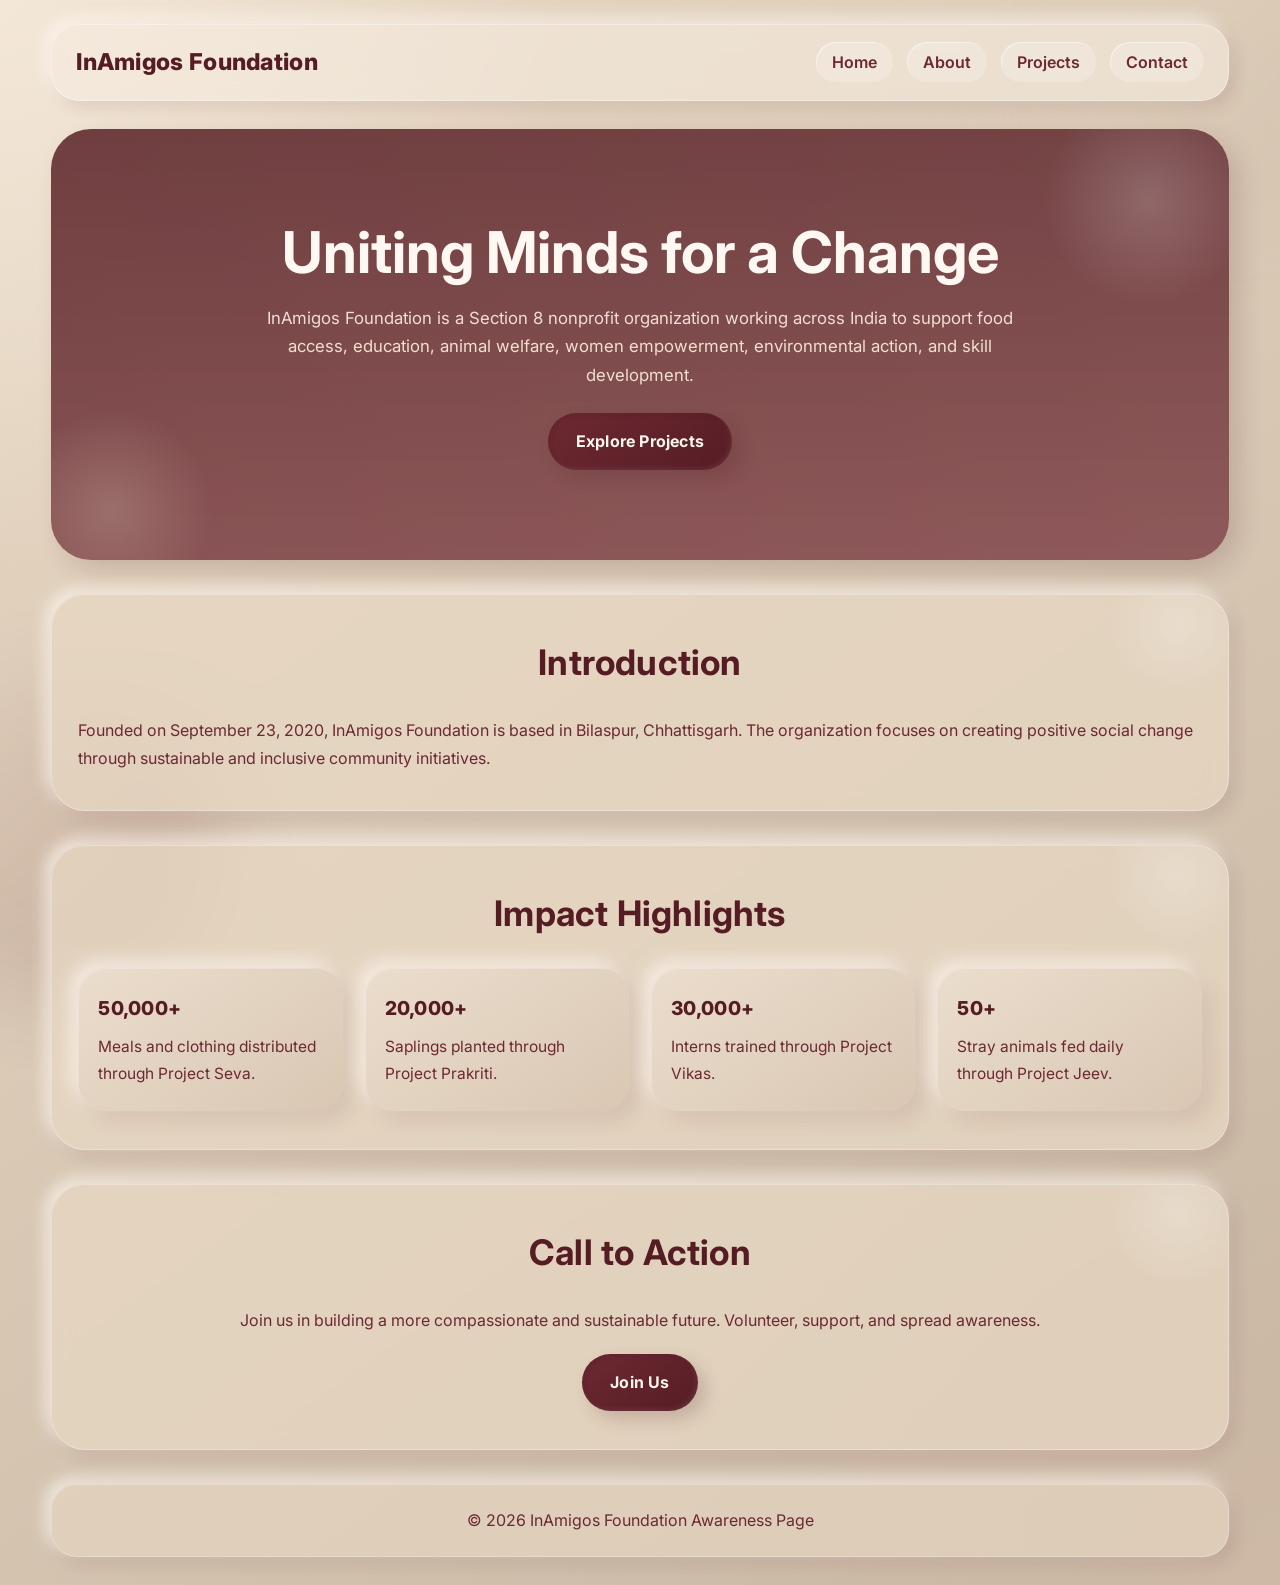
<file: index.html>
<!DOCTYPE html>
<html lang="en">

<head>
    <meta charset="UTF-8">
    <meta name="viewport" content="width=device-width, initial-scale=1.0">
    <title>InAmigos Foundation - Home</title>
    <link rel="stylesheet" href="style.css">
</head>

<body>

    <header>
        <nav>
            <h1>InAmigos Foundation</h1>
            <ul>
                <li><a href="index.html">Home</a></li>
                <li><a href="about.html">About</a></li>
                <li><a href="projects.html">Projects</a></li>
                <li><a href="contact.html">Contact</a></li>
            </ul>
        </nav>
    </header>

    <section class="hero">
        <h2>Uniting Minds for a Change</h2>
        <p>InAmigos Foundation is a Section 8 nonprofit organization working across India to support food access,
            education, animal welfare, women empowerment, environmental action, and skill development.</p>
        <a href="projects.html" class="btn">Explore Projects</a>
    </section>

    <section class="section">
        <h2>Introduction</h2>
        <p>
            Founded on September 23, 2020, InAmigos Foundation is based in Bilaspur, Chhattisgarh. The organization
            focuses on creating positive social change through sustainable and inclusive community initiatives.
        </p>
    </section>

    <section class="section">
        <h2>Impact Highlights</h2>
        <div class="cards">
            <div class="card">
                <h3>50,000+</h3>
                <p>Meals and clothing distributed through Project Seva.</p>
            </div>
            <div class="card">
                <h3>20,000+</h3>
                <p>Saplings planted through Project Prakriti.</p>
            </div>
            <div class="card">
                <h3>30,000+</h3>
                <p>Interns trained through Project Vikas.</p>
            </div>
            <div class="card">
                <h3>50+</h3>
                <p>Stray animals fed daily through Project Jeev.</p>
            </div>
        </div>
    </section>

    <section class="section">
        <h2>Call to Action</h2>
        <p style="text-align:center;">Join us in building a more compassionate and sustainable future. Volunteer,
            support, and spread awareness.</p>
        <p style="text-align:center; margin-top:20px;">
            <a href="contact.html" class="btn">Join Us</a>
        </p>
    </section>

    <footer>
        <p>© 2026 InAmigos Foundation Awareness Page</p>
    </footer>

</body>

</html>
</file>
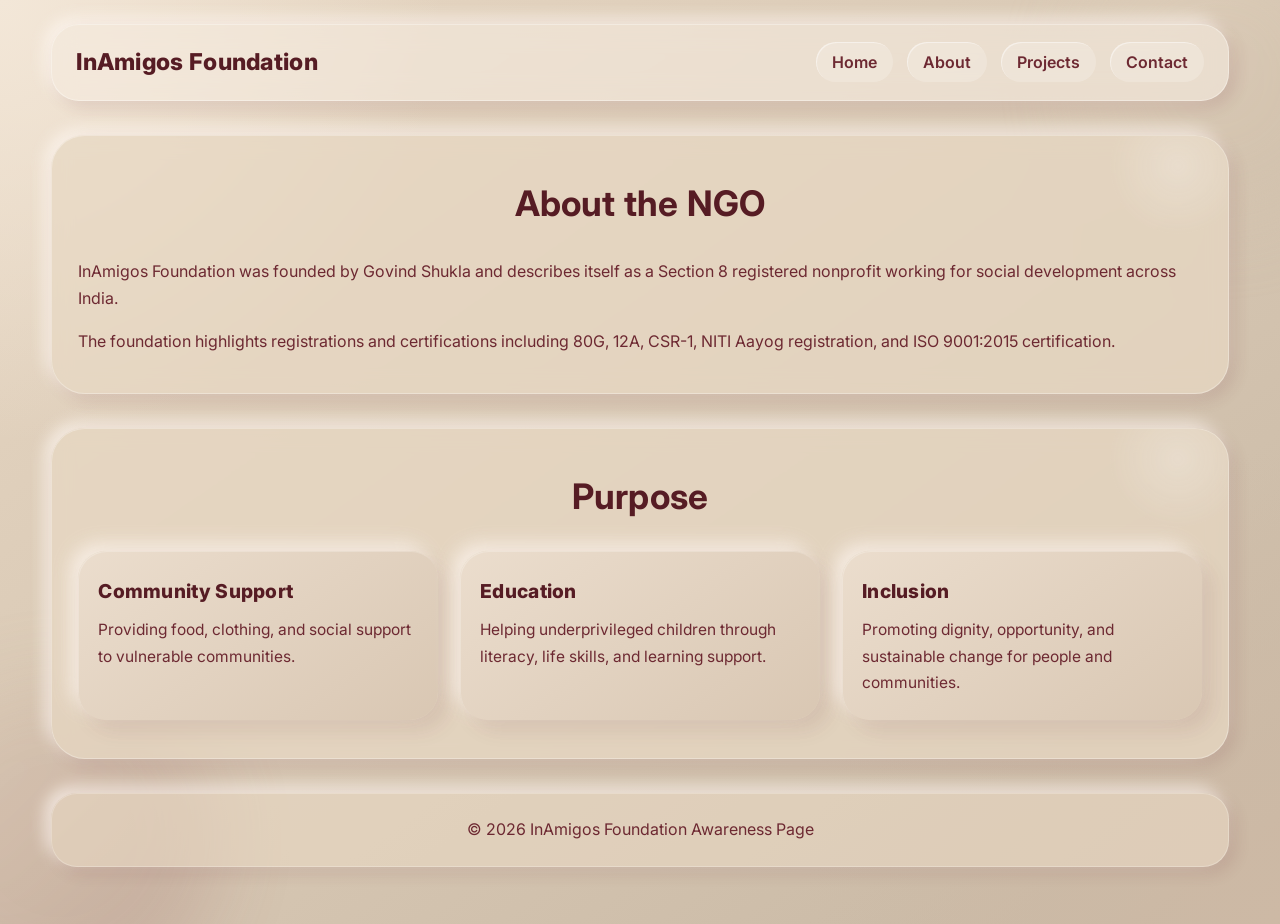
<file: about.html>
<!DOCTYPE html>
<html lang="en">

<head>
    <meta charset="UTF-8">
    <meta name="viewport" content="width=device-width, initial-scale=1.0">
    <title>About - InAmigos Foundation</title>
    <link rel="stylesheet" href="style.css">
</head>

<body>

    <header>
        <nav>
            <h1>InAmigos Foundation</h1>
            <ul>
                <li><a href="index.html">Home</a></li>
                <li><a href="about.html">About</a></li>
                <li><a href="projects.html">Projects</a></li>
                <li><a href="contact.html">Contact</a></li>
            </ul>
        </nav>
    </header>

    <section class="section">
        <h2>About the NGO</h2>
        <p>InAmigos Foundation was founded by Govind Shukla and describes itself as a Section 8 registered nonprofit
            working for social development across India.</p>
        <p style="margin-top:15px;">The foundation highlights registrations and certifications including 80G, 12A,
            CSR-1, NITI Aayog registration, and ISO 9001:2015 certification.</p>
    </section>

    <section class="section">
        <h2>Purpose</h2>
        <div class="cards">
            <div class="card">
                <h3>Community Support</h3>
                <p>Providing food, clothing, and social support to vulnerable communities.</p>
            </div>
            <div class="card">
                <h3>Education</h3>
                <p>Helping underprivileged children through literacy, life skills, and learning support.</p>
            </div>
            <div class="card">
                <h3>Inclusion</h3>
                <p>Promoting dignity, opportunity, and sustainable change for people and communities.</p>
            </div>
        </div>
    </section>

    <footer>
        <p>© 2026 InAmigos Foundation Awareness Page</p>
    </footer>

</body>

</html>
</file>
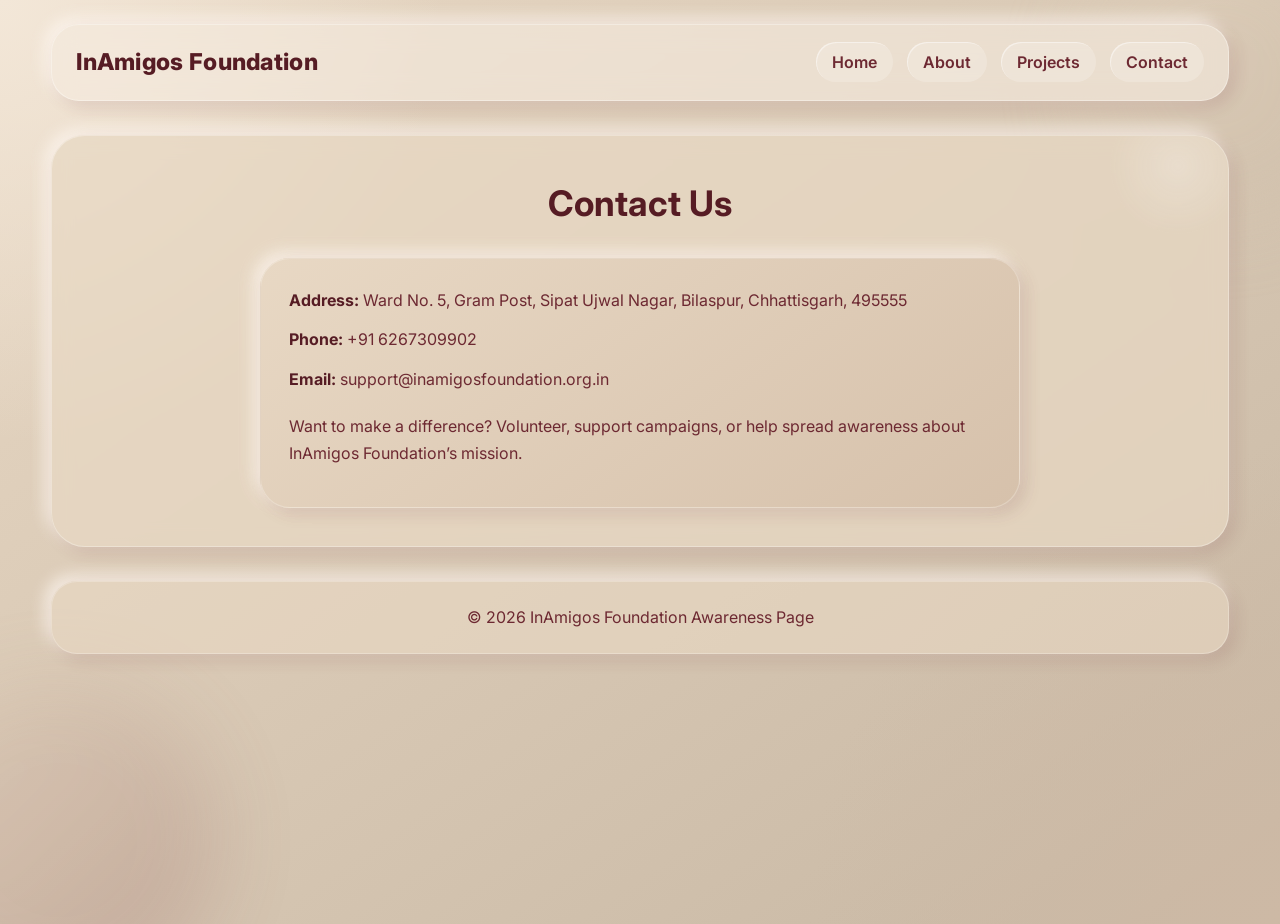
<file: contact.html>
<!DOCTYPE html>
<html lang="en">

<head>
    <meta charset="UTF-8">
    <meta name="viewport" content="width=device-width, initial-scale=1.0">
    <title>Contact - InAmigos Foundation</title>
    <link rel="stylesheet" href="style.css">
</head>

<body>

    <header>
        <nav>
            <h1>InAmigos Foundation</h1>
            <ul>
                <li><a href="index.html">Home</a></li>
                <li><a href="about.html">About</a></li>
                <li><a href="projects.html">Projects</a></li>
                <li><a href="contact.html">Contact</a></li>
            </ul>
        </nav>
    </header>

    <section class="section">
        <h2>Contact Us</h2>
        <div class="contact-box">
            <p><strong>Address:</strong> Ward No. 5, Gram Post, Sipat Ujwal Nagar, Bilaspur, Chhattisgarh, 495555</p>
            <p><strong>Phone:</strong> +91 6267309902</p>
            <p><strong>Email:</strong> support@inamigosfoundation.org.in</p>
            <p style="margin-top:20px;">Want to make a difference? Volunteer, support campaigns, or help spread
                awareness about InAmigos Foundation’s mission.</p>
        </div>
    </section>

    <footer>
        <p>© 2026 InAmigos Foundation Awareness Page</p>
    </footer>

</body>

</html>
</file>
<file: style.css>
@import url('https://fonts.googleapis.com/css2?family=Inter:wght@400;500;600;700;800&display=swap');

:root {
    --bg-1: #E8D8C4;
    --bg-2: #C7B7A3;
    --surface: rgba(232, 216, 196, 0.72);
    --surface-strong: #E8D8C4;
    --surface-deep: #C7B7A3;
    --text-main: #561c24;
    --text-soft: #6D2932;
    --accent: #6D2932;
    --accent-dark: #561c24;
    --accent-light: #C7B7A3;
    --highlight: #f7efe6;
    --shadow-out: 10px 10px 24px rgba(86, 28, 36, 0.16);
    --shadow-soft: 6px 6px 16px rgba(109, 41, 50, 0.14),
        -6px -6px 16px rgba(255, 248, 242, 0.72);
    --shadow-inset: inset 3px 3px 8px rgba(109, 41, 50, 0.10),
        inset -3px -3px 8px rgba(255, 250, 245, 0.88);
    --radius-xl: 32px;
    --radius-lg: 24px;
    --radius-md: 18px;
    --radius-sm: 12px;
}

* {
    margin: 0;
    padding: 0;
    box-sizing: border-box;
}

body {
    font-family: 'Inter', sans-serif;
    color: var(--text-main);
    line-height: 1.7;
    background:
        radial-gradient(circle at top left, #f3e7d8 0%, transparent 28%),
        radial-gradient(circle at bottom right, #cdb9a5 0%, transparent 30%),
        linear-gradient(145deg, var(--bg-1), var(--bg-2));
    min-height: 100vh;
    position: relative;
    overflow-x: hidden;
}

body::before,
body::after {
    content: "";
    position: fixed;
    z-index: -1;
    border-radius: 50%;
    filter: blur(40px);
    opacity: 0.42;
}

body::before {
    width: 280px;
    height: 280px;
    top: -60px;
    right: -80px;
    background: linear-gradient(135deg, #E8D8C4, #C7B7A3);
}

body::after {
    width: 320px;
    height: 320px;
    bottom: -100px;
    left: -100px;
    background: linear-gradient(135deg, #d8c5b0, #6D2932);
    opacity: 0.18;
}

header {
    width: 92%;
    max-width: 1180px;
    margin: 24px auto 0;
    padding: 18px 24px;
    background: rgba(245, 235, 223, 0.60);
    backdrop-filter: blur(12px);
    -webkit-backdrop-filter: blur(12px);
    border: 1px solid rgba(255, 255, 255, 0.35);
    border-radius: 28px;
    box-shadow: var(--shadow-soft);
}

nav {
    display: flex;
    justify-content: space-between;
    align-items: center;
    gap: 20px;
    flex-wrap: wrap;
}

nav h1 {
    font-size: 1.45rem;
    font-weight: 800;
    color: var(--accent-dark);
    letter-spacing: 0.3px;
}

nav ul {
    list-style: none;
    display: flex;
    gap: 14px;
    flex-wrap: wrap;
}

nav ul li a {
    text-decoration: none;
    color: var(--text-soft);
    font-weight: 600;
    padding: 10px 16px;
    border-radius: 999px;
    background: rgba(255, 255, 255, 0.20);
    box-shadow: inset 1px 1px 0 rgba(255, 255, 255, 0.45);
    transition: all 0.3s ease;
}

nav ul li a:hover {
    color: #E8D8C4;
    background: var(--accent);
    transform: translateY(-1px);
}

.hero {
    width: 92%;
    max-width: 1180px;
    margin: 28px auto 0;
    padding: 90px 28px;
    text-align: center;
    border-radius: 40px;
    background:
        linear-gradient(rgba(86, 28, 36, 0.78), rgba(109, 41, 50, 0.72)),
        linear-gradient(135deg, #C7B7A3, #E8D8C4);
    box-shadow: var(--shadow-out);
    position: relative;
    overflow: hidden;
}

.hero::before {
    content: "";
    position: absolute;
    inset: auto auto -60px -50px;
    width: 220px;
    height: 220px;
    background: radial-gradient(circle, rgba(232, 216, 196, 0.22), transparent 65%);
    border-radius: 50%;
}

.hero::after {
    content: "";
    position: absolute;
    top: -40px;
    right: -30px;
    width: 220px;
    height: 220px;
    background: radial-gradient(circle, rgba(255, 255, 255, 0.18), transparent 68%);
    border-radius: 50%;
}

.hero h2 {
    font-size: clamp(2rem, 5vw, 3.6rem);
    color: #fff8f2;
    margin-bottom: 18px;
    line-height: 1.15;
    position: relative;
    z-index: 1;
}

.hero p {
    max-width: 760px;
    margin: 0 auto 24px;
    color: #f1dfcf;
    font-size: 1.05rem;
    position: relative;
    z-index: 1;
}

.btn {
    display: inline-block;
    text-decoration: none;
    background: linear-gradient(145deg, #6D2932, #561c24);
    color: #fdf6ef;
    padding: 15px 28px;
    border-radius: 999px;
    font-weight: 700;
    letter-spacing: 0.2px;
    box-shadow:
        8px 8px 18px rgba(86, 28, 36, 0.20),
        inset -2px -2px 4px rgba(255, 255, 255, 0.08),
        inset 2px 2px 4px rgba(60, 18, 24, 0.14);
    transition: all 0.3s ease;
}

.btn:hover {
    transform: translateY(-2px) scale(1.01);
    background: linear-gradient(145deg, #7a313b, #561c24);
}

.section {
    width: 92%;
    max-width: 1180px;
    margin: 34px auto;
    padding: 38px 26px;
    border-radius: 34px;
    background: var(--surface);
    backdrop-filter: blur(10px);
    -webkit-backdrop-filter: blur(10px);
    border: 1px solid rgba(255, 255, 255, 0.30);
    box-shadow: var(--shadow-soft);
    position: relative;
    overflow: hidden;
}

.section::before {
    content: "";
    position: absolute;
    top: -40px;
    right: -20px;
    width: 140px;
    height: 140px;
    border-radius: 50%;
    background: radial-gradient(circle, rgba(255, 255, 255, 0.22), transparent 70%);
    pointer-events: none;
}

.section h2 {
    text-align: center;
    font-size: clamp(1.6rem, 3vw, 2.2rem);
    color: var(--accent-dark);
    margin-bottom: 24px;
    letter-spacing: 0.2px;
}

.section p {
    color: var(--text-soft);
    font-size: 1rem;
}

.cards {
    display: grid;
    grid-template-columns: repeat(auto-fit, minmax(240px, 1fr));
    gap: 22px;
    margin-top: 18px;
}

.card {
    padding: 24px 20px;
    border-radius: 28px;
    background: linear-gradient(145deg, #ebddcd, #d9c7b3);
    box-shadow:
        10px 10px 20px rgba(86, 28, 36, 0.10),
        -8px -8px 18px rgba(255, 248, 242, 0.65),
        inset 1px 1px 0 rgba(255, 255, 255, 0.22);
    transition: transform 0.3s ease, box-shadow 0.3s ease;
    position: relative;
}

.card:hover {
    transform: translateY(-4px);
    box-shadow:
        14px 14px 28px rgba(86, 28, 36, 0.12),
        -10px -10px 20px rgba(255, 248, 242, 0.72),
        inset 1px 1px 0 rgba(255, 255, 255, 0.26);
}

.card h3 {
    color: var(--accent-dark);
    margin-bottom: 10px;
    font-size: 1.2rem;
    font-weight: 800;
    letter-spacing: 0.3px;
}

.card p {
    color: var(--text-soft);
    font-size: 0.97rem;
}

.contact-box {
    max-width: 760px;
    margin: 24px auto 0;
    padding: 28px;
    border-radius: 30px;
    background: linear-gradient(145deg, #e8d8c4, #d6c1ab);
    box-shadow: var(--shadow-soft);
    border: 1px solid rgba(255, 255, 255, 0.24);
}

.contact-box p {
    margin-bottom: 12px;
}

strong {
    color: var(--accent-dark);
}

footer {
    width: 92%;
    max-width: 1180px;
    margin: 10px auto 28px;
    padding: 22px;
    text-align: center;
    color: var(--text-soft);
    background: rgba(232, 216, 196, 0.62);
    border: 1px solid rgba(255, 255, 255, 0.24);
    border-radius: 26px;
    box-shadow: var(--shadow-soft);
}

@media (max-width:768px) {
    header {
        padding: 16px 18px;
    }

    nav {
        flex-direction: column;
        align-items: flex-start;
    }

    nav ul {
        width: 100%;
        justify-content: flex-start;
        gap: 10px;
    }

    .hero {
        padding: 70px 20px;
        border-radius: 30px;
    }

    .section {
        padding: 28px 18px;
        border-radius: 26px;
    }

    .card {
        border-radius: 24px;
    }

    .contact-box {
        padding: 22px 18px;
        border-radius: 24px;
    }
}

.section {
    animation: fadeUp 0.9s ease both;
}

@keyframes fadeUp {
    from {
        opacity: 0;
        transform: translateY(24px);
    }

    to {
        opacity: 1;
        transform: translateY(0);
    }
}

.card {
    transition: transform 0.35s ease, box-shadow 0.35s ease;
}

.card:hover {
    transform: translateY(-8px) scale(1.01);
}

.btn {
    transition: all 0.3s ease;
}

.btn:hover {
    transform: translateY(-3px);
}

body::before,
body::after {
    animation: floatBlob 10s ease-in-out infinite alternate;
}

@keyframes floatBlob {
    from {
        transform: translateY(0px) translateX(0px);
    }

    to {
        transform: translateY(20px) translateX(10px);
    }
}

.project-hero {
    position: relative;
    overflow: hidden;
}

.project-list {
    display: flex;
    flex-direction: column;
    gap: 30px;
    margin-top: 20px;
}

.project-block {
    display: grid;
    grid-template-columns: 1.1fr 1fr;
    gap: 26px;
    align-items: center;
    padding: 22px;
    border-radius: 32px;
    background: linear-gradient(145deg, #ebddcd, #d9c7b3);
    box-shadow:
        10px 10px 20px rgba(86, 28, 36, 0.10),
        -8px -8px 18px rgba(255, 248, 242, 0.65),
        inset 1px 1px 0 rgba(255, 255, 255, 0.22);
    opacity: 0;
    transform: translateY(28px);
    transition: all 0.8s ease;
}

.project-block.show {
    opacity: 1;
    transform: translateY(0);
}

.project-block.reverse {
    grid-template-columns: 1fr 1.1fr;
}

.project-block.reverse .project-image {
    order: 2;
}

.project-block.reverse .project-content {
    order: 1;
}

.project-image {
    border-radius: 26px;
    overflow: hidden;
    min-height: 320px;
    box-shadow: 0 10px 22px rgba(86, 28, 36, 0.10);
}

.project-image img {
    width: 100%;
    height: 100%;
    object-fit: cover;
    display: block;
    transition: transform 0.6s ease;
}

.project-block:hover .project-image img {
    transform: scale(1.05);
}

.project-content {
    padding: 10px 8px;
}

.project-content h3 {
    font-size: 1.7rem;
    color: #561c24;
    margin-bottom: 12px;
}

.project-content p {
    color: #6D2932;
    margin-bottom: 12px;
    font-size: 1rem;
}

.impact-tag {
    display: inline-block;
    margin-top: 8px;
    padding: 10px 16px;
    border-radius: 999px;
    background: rgba(86, 28, 36, 0.08);
    color: #561c24;
    font-weight: 700;
    box-shadow: inset 0 1px 2px rgba(255, 255, 255, 0.25);
}

.floating-icons {
    position: absolute;
    inset: 0;
    pointer-events: none;
}

.floating-icons span {
    position: absolute;
    width: 50px;
    height: 50px;
    display: flex;
    align-items: center;
    justify-content: center;
    border-radius: 50%;
    background: rgba(232, 216, 196, 0.18);
    color: #f9ede3;
    backdrop-filter: blur(6px);
    animation: heroFloat 5s ease-in-out infinite;
}

.floating-icons span:nth-child(1) {
    top: 10%;
    left: 8%;
}

.floating-icons span:nth-child(2) {
    top: 11%;
    right: 8%;
    animation-delay: 1s;
}

.floating-icons span:nth-child(3) {
    bottom: 16%;
    right: 18%;
    animation-delay: 2s;
}

.floating-icons span svg {
    width: 20px;
    height: 20px;
}

@keyframes heroFloat {

    0%,
    100% {
        transform: translateY(0);
    }

    50% {
        transform: translateY(-10px);
    }
}

@media (max-width: 900px) {

    .project-block,
    .project-block.reverse {
        grid-template-columns: 1fr;
    }

    .project-block.reverse .project-image,
    .project-block.reverse .project-content {
        order: unset;
    }

    .project-image {
        min-height: 240px;
    }

    .project-content h3 {
        font-size: 1.4rem;
    }
}
</file>
